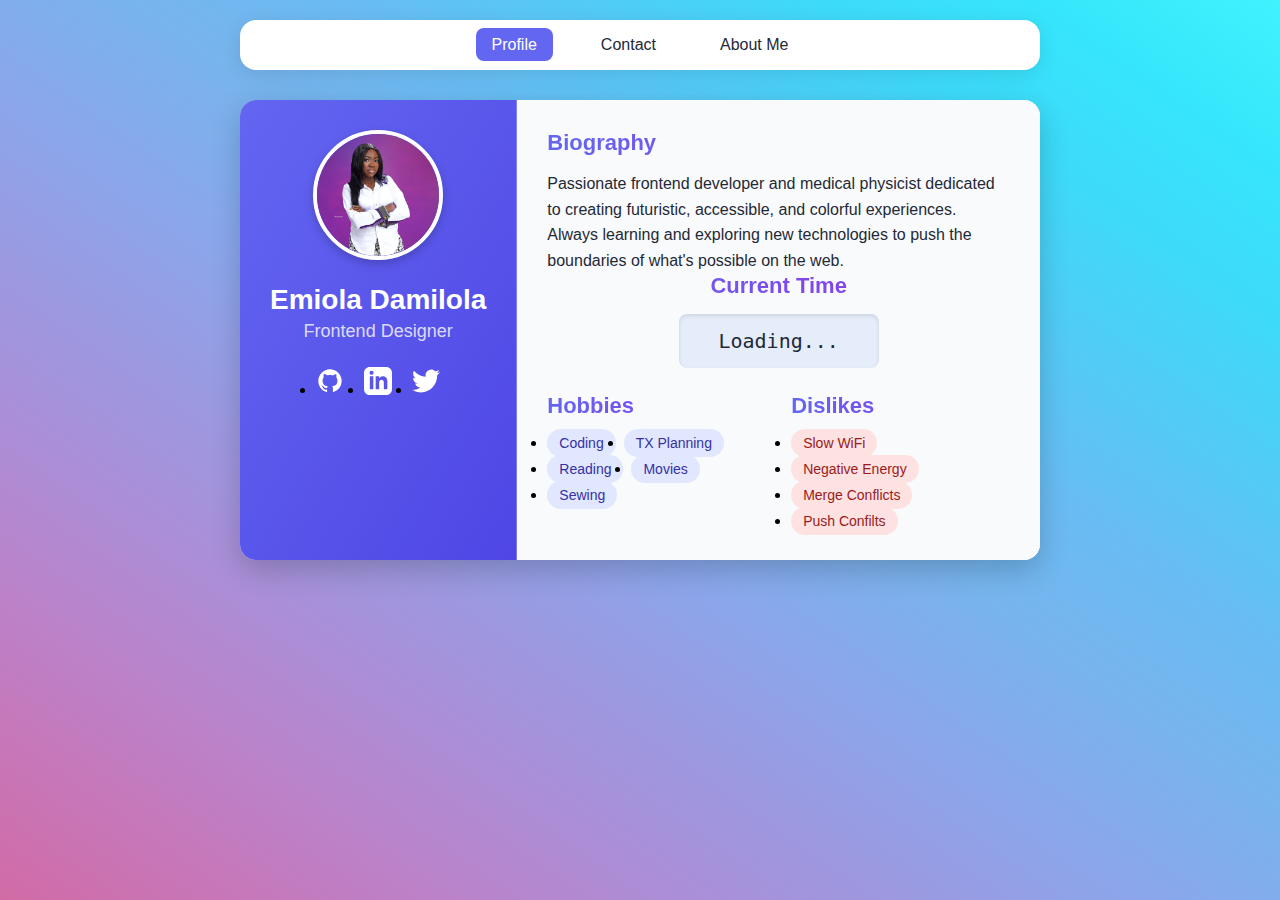
<file: Index.html>
<!DOCTYPE html>
<html lang="en">
<head>
    <meta charset="UTF-8">
    <meta name="viewport" content="width=device-width, initial-scale=1.0">
    <title>My Profile - Multi Page App</title>
    <link rel="stylesheet" href="Style.css">
</head>
<body>
    <!-- Navigation -->
    <nav class="nav-container">
        <ul class="nav-menu">
            <li><a href="#" class="nav-link active" data-page="profile">Profile</a></li>
            <li><a href="Contact" class="nav-link" data-page="contact">Contact</a></li>
            <li><a href="About.html" class="nav-link" data-page="about">About Me</a></li>
        </ul>
    </nav>
    <!-- Profile Page -->
    <main class="page-container active" id="profile-page">
        <article data-testid="test-profile-card" class="card">
            <div class="card-content">
                <!-- Left Section: Avatar and Social Links -->
                <div class="left-section">
                    <!-- Avatar Image -->
                    <figure>
                        <img data-testid="test-user-avatar"
                             class="avatar"
                             src="20251018_155743.jpg"
                             alt="Profile avatar for Emiola Damilola">
                    </figure>

                    <!-- Name (Header) -->
                    <header>
                        <h2 data-testid="test-user-name" class="name">
                            Emiola Damilola
                        </h2>
                        <p class="title">Frontend Designer</p>
                    </header>

                    <!-- Social Links -->
                    <nav>
                        <ul data-testid="test-user-social-links" class="social-links">
                            <li>
                                <a data-testid="test-user-social-github" href="https://github.com/DeeJayHemilee" target="_blank" rel="noopener noreferrer" class="social-link" aria-label="GitHub Profile">
                                    <svg class="social-icon" viewBox="0 0 24 24" fill="currentColor">
                                        <path fill-rule="evenodd" d="M12 2C6.477 2 2 6.477 2 12c0 4.418 2.865 8.168 6.839 9.492.5.092.682-.217.682-.482 0-.237-.009-.868-.014-1.703-2.782.605-3.369-1.343-3.369-1.343-.454-1.158-1.11-1.466-1.11-1.466-.908-.62.069-.608.069-.608 1.003.07 1.531 1.032 1.531 1.032.892 1.53 2.341 1.088 2.91.832.092-.647.35-1.088.636-1.338-2.22-.253-4.555-1.113-4.555-4.951 0-1.093.39-1.988 1.031-2.688-.103-.253-.446-1.272.098-2.65 0 0 .84-.27 2.75 1.026A9.564 9.564 0 0112 6.844c.85.004 1.705.115 2.504.337 1.909-1.296 2.747-1.027 2.747-1.027.546 1.379.203 2.398.1 2.651.64.7 1.028 1.595 1.028 2.688 0 3.848-2.338 4.695-4.566 4.943.359.309.678.92.678 1.855 0 1.338-.012 2.419-.012 2.747 0 .268.18.58.688.482A10.001 10.001 0 0022 12c0-5.523-4.477-10-10-10z" clip-rule="evenodd" />
                                    </svg>
                                </a>
                            </li>
                            <li>
                               <a data-testid="test-user-social-linkedin" href="https://www.linkedin.com/in/damilolaemiola" target="_blank" rel="noopener noreferrer" class="social-link" aria-label="LinkedIn Profile">
                                    <svg class="social-icon" viewBox="0 0 24 24" fill="currentColor">
                                        <path d="M19 0h-14c-2.761 0-5 2.239-5 5v14c0 2.761 2.239 5 5 5h14c2.762 0 5-2.239 5-5v-14c0-2.761-2.238-5-5-5zm-11 19h-3v-11h3v11zm-1.5-12.268c-.966 0-1.75-.79-1.75-1.764s.784-1.764 1.75-1.764 1.75.79 1.75 1.764-.783 1.764-1.75 1.764zm13.5 12.268h-3v-5.604c0-3.368-4-3.113-4 0v5.604h-3v-11h3v1.765c1.396-2.586 7-2.777 7 2.476v6.759z"/>
                                    </svg>
                                </a>
                            </li>
                            <li>
                               <a data-testid="test-user-social-twitter" href="https://x.com/Deejayhemilee?s=09" target="_blank" rel="noopener noreferrer" class="social-link" aria-label="Twitter Profile">
                                    <svg class="social-icon" viewBox="0 0 24 24" fill="currentColor">
                                        <path d="M23.953 4.57a10 10 0 01-2.825.775 4.958 4.958 0 002.163-2.723c-.951.555-2.005.959-3.127 1.184a4.92 4.92 0 00-8.384 4.482C7.69 8.095 4.067 6.13 1.64 3.162a4.822 4.822 0 00-.666 2.475c0 1.71.87 3.213 2.188 4.096a4.904 4.904 0 01-2.228-.616v.06a4.923 4.923 0 003.946 4.827 4.996 4.996 0 01-2.212.085 4.936 4.936 0 004.604 3.417 9.867 9.867 0 01-6.102 2.105c-.39 0-.779-.023-1.17-.067a13.995 13.995 0 007.557 2.209c9.053 0 13.998-7.496 13.998-13.985 0-.21 0-.42-.015-.63A9.935 9.935 0 0024 4.59z"/>
                                    </svg>
                                </a>
                            </li>
                        </ul>
                    </nav>
                </div>

                
                
                <!-- Right Section: Bio, Time, Hobbies, Dislikes -->
                <div class="right-section">
                    <!-- Biography -->
                    <section aria-labelledby="bio-heading">
                        <h3 id="bio-heading" class="section-title">Biography</h3>
                        <p data-testid="test-user-bio" class="bio">
                            Passionate frontend developer and medical physicist dedicated to creating futuristic, accessible, and colorful experiences. Always learning and exploring new technologies to push the boundaries of what's possible on the web.                        </p>
                    </section>
                    
                    <!-- Current Time -->
                    <section class="time-container" aria-labelledby="time-heading">
                         <h3 id="time-heading" class="section-title">Current Time</h3>
                         <p data-testid="test-user-time" class="time">
                            <!-- Time in milliseconds will be injected here by JavaScript -->
                            Loading...
                         </p>
                    </section>

                    <div class="hobbies-dislikes">
                        <!-- Hobbies -->
                        <section aria-labelledby="hobbies-heading">
                            <h3 id="hobbies-heading" class="section-title">Hobbies</h3>
                            <ul data-testid="test-user-hobbies" class="tags">
                               <li><span class="tag hobby-tag">Coding</span></li>
                               <li><span class="tag hobby-tag">TX Planning</span></li>
                               <li><span class="tag hobby-tag">Reading</span></li>
                               <li><span class="tag hobby-tag">Movies</span></li>
                               <li><span class="tag hobby-tag">Sewing</span></li>
                            </ul>
                        </section>

                        <!-- Dislikes -->
                        <section aria-labelledby="dislikes-heading">
                            <h3 id="dislikes-heading" class="section-title">Dislikes</h3>
                            <ul data-testid="test-user-dislikes" class="tags">
                               <li><span class="tag dislike-tag">Slow WiFi</span></li>
                               <li><span class="tag dislike-tag">Negative Energy</span></li>
                               <li><span class="tag dislike-tag">Merge Conflicts</span></li>
                               <li><span class="tag dislike-tag">Push Confilts</span></li>
                            </ul>
                        </section>
                    </div>
                </div>
            </div>
        </article>                   
    </main>

    <script>
        // Navigation functionality
        document.addEventListener('DOMContentLoaded', function() {
            const navLinks = document.querySelectorAll('.nav-link');
            const pages = document.querySelectorAll('.page-container');
            
            // Set up navigation
            navLinks.forEach(link => {
                link.addEventListener('click', function(e) {
                    e.preventDefault();
                    
                    // Remove active class from all links and pages
                    navLinks.forEach(l => l.classList.remove('active'));
                    pages.forEach(page => page.classList.remove('active'));
                    
                    // Add active class to clicked link and corresponding page
                    this.classList.add('active');
                    const pageId = this.getAttribute('data-page') + '-page';
                    document.getElementById(pageId).classList.add('active');
                });
            });


        
            // Contact form validation
            const contactForm = document.getElementById('contact-form');
            if (contactForm) {
                const inputs = contactForm.querySelectorAll('input, textarea');
                const successMessage = contactForm.querySelector('.success-message');
                
                // Real-time validation
                inputs.forEach(input => {
                    input.addEventListener('blur', validateField);
                    input.addEventListener('input', clearError);
                });
                
                // Form submission
                contactForm.addEventListener('submit', function(e) {
                    e.preventDefault();
                    
                    let isValid = true;
                    inputs.forEach(input => {
                        if (!validateField.call(input)) {
                            isValid = false;
                        }
                    });
                    
                    if (isValid) {
                        successMessage.classList.add('show');
                        contactForm.reset();
                        setTimeout(() => {
                            successMessage.classList.remove('show');
                        }, 5000);
                    }
                });
                
                function validateField() {
                    const field = this;
                    const errorElement = document.getElementById(field.id + '-error');
                    
                    // Clear previous error
                    field.classList.remove('error');
                    errorElement.classList.remove('show');
                    
                    // Check required fields
                    if (field.value.trim() === '') {
                        showError(field, errorElement, 'This field is required');
                        return false;
                    }
                    
                    // Email validation
                    if (field.type === 'email' && !isValidEmail(field.value)) {
                        showError(field, errorElement, 'Please enter a valid email address');
                        return false;
                    }
                    
                    // Message length validation
                    if (field.id === 'message' && field.value.trim().length < 10) {
                        showError(field, errorElement, 'Message must be at least 10 characters long');
                        return false;
                    }
                    
                    return true;
                }
                
                function showError(field, errorElement, message) {
                    field.classList.add('error');
                    errorElement.textContent = message;
                    errorElement.classList.add('show');
                }
                
                function clearError() {
                    this.classList.remove('error');
                    const errorElement = document.getElementById(this.id + '-error');
                    errorElement.classList.remove('show');
                }
                
                function isValidEmail(email) {
                    const emailRegex = /^[^\s@]+@[^\s@]+\.[^\s@]+$/;
                    return emailRegex.test(email);
                }
            }
        });
    </script>
</body>
</html>
</file>
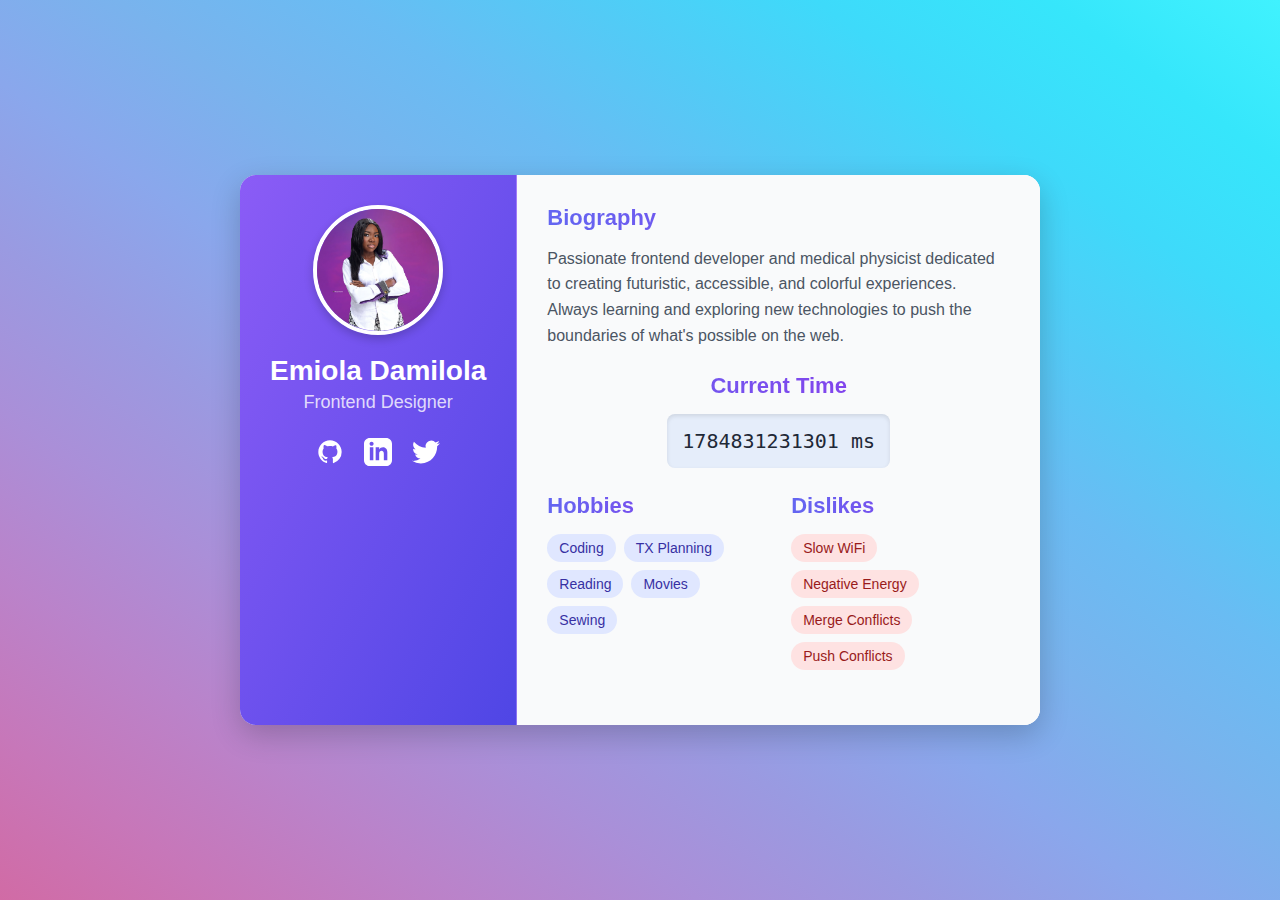
<file: First-Index#.html>
<!DOCTYPE html>
<html lang="en">
<head>
    <meta charset="UTF-8">
    <meta name="viewport" content="width=device-width, initial-scale=1.0">
    <title>My Profile Card</title>
    <style>
        * {
            margin: 0;
            padding: 0;
            box-sizing: border-box;
            font-family: Arial, sans-serif;
        }

        body {
            background: linear-gradient(to right top, #d16ba5, #c777b9, #ba83ca, #aa8fd8, #9a9ae1, #8aa7ec, #79b3ed, #69bcf3, #52cbf6, #3edafa, #36e6fb, #40f2fe);
            min-height: 100vh;
            display: flex;
            align-items: center;
            justify-content: center;
            padding: 20px;
        }

        .card {
            background: white;
            border-radius: 16px;
            box-shadow: 0 10px 30px rgba(0, 0, 0, 0.2);
            max-width: 800px;
            width: 100%;
            overflow: hidden;
            transition: transform 0.3s;
        }

        .card:hover {
            transform: scale(1.01);
        }

        .card-content {
            display: flex;
            flex-direction: column;
        }

        @media (min-width: 768px) {
            .card-content {
                flex-direction: row;
            }
        }

        .left-section {
            background: linear-gradient(to bottom right, #8b5cf6, #4f46e5);
            padding: 30px;
            display: flex;
            flex-direction: column;
            align-items: center;
            text-align: center;
            border-bottom: 1px solid rgba(255, 255, 255, 0.2);
        }

        @media (min-width: 768px) {
            .left-section {
                border-bottom: none;
                border-right: 1px solid rgba(255, 255, 255, 0.2);
            }
        }

        .avatar {
            width: 130px;
            height: 130px;
            border-radius: 50%;
            object-fit: cover;
            border: 4px solid white;
            box-shadow: 0 4px 10px rgba(0, 0, 0, 0.2);
            margin-bottom: 20px;
        }

        .name {
            color: white;
            font-size: 28px;
            font-weight: bold;
            margin-bottom: 5px;
        }

        .title {
            color: rgba(255, 255, 255, 0.8);
            font-size: 18px;
            font-weight: 500;
        }

        .social-links {
            display: flex;
            gap: 20px;
            margin-top: 25px;
        }

        .social-link {
            color: white;
            text-decoration: none;
            transition: all 0.3s;
            display: flex;
            align-items: center;
            justify-content: center;
        }

        .social-link:hover {
            color: rgba(255, 255, 255, 0.7);
            transform: scale(1.1);
        }

        .social-icon {
            width: 28px;
            height: 28px;
        }

        .right-section {
            padding: 30px;
            background: #f9fafb;
            flex: 1;
        }

        .section {
            margin-bottom: 25px;
        }

        .section-title {
            font-size: 22px;
            font-weight: bold;
            margin-bottom: 15px;
            background: linear-gradient(to right, #6366f1, #9333ea);
            -webkit-background-clip: text;
            -webkit-text-fill-color: transparent;
            background-clip: text;
        }

        .bio {
            color: #4b5563;
            line-height: 1.6;
            font-size: 16px;
        }

        .time-container {
            text-align: center;
            margin-bottom: 25px;
        }

        .time {
            background: rgba(59, 130, 246, 0.1);
            padding: 15px;
            border-radius: 8px;
            font-family: monospace;
            font-size: 20px;
            color: #1f2937;
            display: inline-block;
            min-width: 150px;
            box-shadow: inset 0 2px 4px rgba(0, 0, 0, 0.1);
        }

        .hobbies-dislikes {
            display: grid;
            grid-template-columns: 1fr;
            gap: 25px;
        }

        @media (min-width: 640px) {
            .hobbies-dislikes {
                grid-template-columns: 1fr 1fr;
            }
        }

        .tags {
            display: flex;
            flex-wrap: wrap;
            gap: 8px;
        }

        .tag {
            padding: 6px 12px;
            border-radius: 20px;
            font-size: 14px;
            font-weight: 500;
        }

        .hobby-tag {
            background: #e0e7ff;
            color: #3730a3;
        }

        .dislike-tag {
            background: #fee2e2;
            color: #991b1b;
        }
    </style>
</head>
<body>
    <div class="card">
        <div class="card-content">
            <!-- Left Section: Avatar and Social Links -->
            <div class="left-section">
                <img class="avatar" src="20251018_155743.jpg" alt="Profile avatar for Damilola Emiola">
                
                <h2 class="name">Emiola Damilola</h2>
                <p class="title">Frontend Designer</p>
                
                <div class="social-links">
                    <a href="https://github.com/DeeJayHemilee" target="_blank" class="social-link" aria-label="GitHub Profile">
                        <svg class="social-icon" viewBox="0 0 24 24" fill="currentColor">
                            <path fill-rule="evenodd" d="M12 2C6.477 2 2 6.477 2 12c0 4.418 2.865 8.168 6.839 9.492.5.092.682-.217.682-.482 0-.237-.009-.868-.014-1.703-2.782.605-3.369-1.343-3.369-1.343-.454-1.158-1.11-1.466-1.11-1.466-.908-.62.069-.608.069-.608 1.003.07 1.531 1.032 1.531 1.032.892 1.53 2.341 1.088 2.91.832.092-.647.35-1.088.636-1.338-2.22-.253-4.555-1.113-4.555-4.951 0-1.093.39-1.988 1.031-2.688-.103-.253-.446-1.272.098-2.65 0 0 .84-.27 2.75 1.026A9.564 9.564 0 0112 6.844c.85.004 1.705.115 2.504.337 1.909-1.296 2.747-1.027 2.747-1.027.546 1.379.203 2.398.1 2.651.64.7 1.028 1.595 1.028 2.688 0 3.848-2.338 4.695-4.566 4.943.359.309.678.92.678 1.855 0 1.338-.012 2.419-.012 2.747 0 .268.18.58.688.482A10.001 10.001 0 0022 12c0-5.523-4.477-10-10-10z" clip-rule="evenodd" />
                        </svg>
                    </a>
                    <a href="https://www.linkedin.com/in/damilolaemiola" target="_blank" class="social-link" aria-label="LinkedIn Profile">
                        <svg class="social-icon" viewBox="0 0 24 24" fill="currentColor">
                            <path d="M19 0h-14c-2.761 0-5 2.239-5 5v14c0 2.761 2.239 5 5 5h14c2.762 0 5-2.239 5-5v-14c0-2.761-2.238-5-5-5zm-11 19h-3v-11h3v11zm-1.5-12.268c-.966 0-1.75-.79-1.75-1.764s.784-1.764 1.75-1.764 1.75.79 1.75 1.764-.783 1.764-1.75 1.764zm13.5 12.268h-3v-5.604c0-3.368-4-3.113-4 0v5.604h-3v-11h3v1.765c1.396-2.586 7-2.777 7 2.476v6.759z"/>
                        </svg>
                    </a>
                    <a href="https://x.com/Deejayhemilee?s=09" target="_blank" class="social-link" aria-label="Twitter Profile">
                        <svg class="social-icon" viewBox="0 0 24 24" fill="currentColor">
                            <path d="M23.953 4.57a10 10 0 01-2.825.775 4.958 4.958 0 002.163-2.723c-.951.555-2.005.959-3.127 1.184a4.92 4.92 0 00-8.384 4.482C7.69 8.095 4.067 6.13 1.64 3.162a4.822 4.822 0 00-.666 2.475c0 1.71.87 3.213 2.188 4.096a4.904 4.904 0 01-2.228-.616v.06a4.923 4.923 0 003.946 4.827 4.996 4.996 0 01-2.212.085 4.936 4.936 0 004.604 3.417 9.867 9.867 0 01-6.102 2.105c-.39 0-.779-.023-1.17-.067a13.995 13.995 0 007.557 2.209c9.053 0 13.998-7.496 13.998-13.985 0-.21 0-.42-.015-.63A9.935 9.935 0 0024 4.59z"/>
                        </svg>
                    </a>
                </div>
            </div>
            
            <!-- Right Section: Bio, Time, Hobbies, Dislikes -->
            <div class="right-section">
                <!-- Biography -->
                <div class="section">
                    <h3 class="section-title">Biography</h3>
                    <p class="bio">
                        Passionate frontend developer and medical physicist dedicated to creating futuristic, accessible, and colorful experiences. Always learning and exploring new technologies to push the boundaries of what's possible on the web.
                    </p>
                </div>
                
                <!-- Current Time -->
                <section class="time-container" aria-labelledby="time-heading">
                     <h3 id="time-heading" class="section-title">Current Time</h3>
                     <p data-testid="test-user-time" class="time">
                        <!-- Time in milliseconds will be injected here by JavaScript -->
                        Loading...
                     </p>
                </section>

                <div class="hobbies-dislikes">
                    <!-- Hobbies -->
                    <div class="section">
                        <h3 class="section-title">Hobbies</h3>
                        <div class="tags">
                            <span class="tag hobby-tag">Coding</span>
                            <span class="tag hobby-tag">TX Planning</span>
                            <span class="tag hobby-tag">Reading</span>
                            <span class="tag hobby-tag">Movies</span>
                            <span class="tag hobby-tag">Sewing</span>
                        </div>
                    </div>

                    <!-- Dislikes -->
                    <div class="section">
                        <h3 class="section-title">Dislikes</h3>
                        <div class="tags">
                            <span class="tag dislike-tag">Slow WiFi</span>
                            <span class="tag dislike-tag">Negative Energy</span>
                            <span class="tag dislike-tag">Merge Conflicts</span>
                            <span class="tag dislike-tag">Push Conflicts</span>
                        </div>
                    </div>
                </div>
            </div>
        </div>
    </div>

        <script>
        // JavaScript to update the current time in milliseconds
        document.addEventListener('DOMContentLoaded', () => {
            const timeElement = document.querySelector('[data-testid="test-user-time"]');

            if (timeElement) {
                // Function to update the time in milliseconds
                const updateTime = () => {
                    const currentTimeMillis = Date.now();
                    timeElement.textContent = currentTimeMillis + ' ms';
                };

                // Update the time immediately on load
                updateTime();

                // Update every 100ms for better accuracy
                setInterval(updateTime, 100);
            }
        });
    </script>
</body>
</html>
</file>
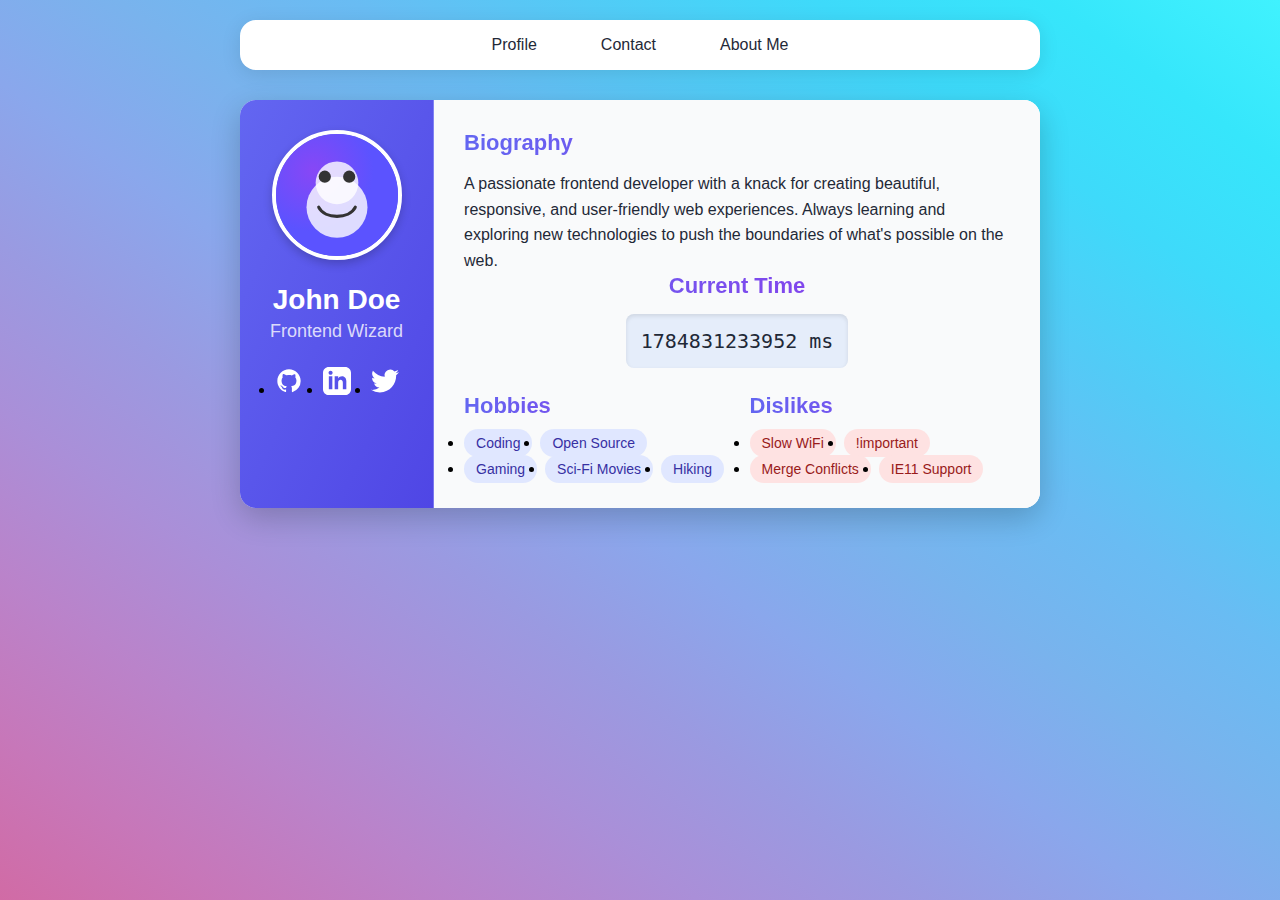
<file: Index2.html>
<!DOCTYPE html>
<html lang="en">
<head>
    <meta charset="UTF-8">
    <meta name="viewport" content="width=device-width, initial-scale=1.0">
    <title>My Profile</title>
    <link rel="stylesheet" href="Style.css">
</head>
<body>
    <!-- Navigation -->
    <nav class="nav-container">
        <ul class="nav-menu">
            <li><a href="index.html" class="nav-link">Profile</a></li>
            <li><a href="contact.html" class="nav-link">Contact</a></li>
            <li><a href="about.html" class="nav-link">About Me</a></li>
        </ul>
    </nav>

    <!-- Profile Page -->
    <main>
        <article data-testid="test-profile-card" class="card">
            <div class="card-content">
                <!-- Left Section: Avatar and Social Links -->
                <div class="left-section">
                    <!-- Avatar Image -->
                    <figure>
                        <img data-testid="test-user-avatar"
                             class="avatar"
                             src="[data-uri]"
                             alt="Profile avatar for John Doe">
                    </figure>

                    <!-- Name (Header) -->
                    <header>
                        <h2 data-testid="test-user-name" class="name">
                            John Doe
                        </h2>
                        <p class="title">Frontend Wizard</p>
                    </header>

                    <!-- Social Links -->
                    <nav>
                        <ul data-testid="test-user-social-links" class="social-links">
                            <li>
                                <a data-testid="test-user-social-github" href="https://github.com" target="_blank" rel="noopener noreferrer" class="social-link" aria-label="GitHub Profile">
                                    <svg class="social-icon" viewBox="0 0 24 24" fill="currentColor">
                                        <path fill-rule="evenodd" d="M12 2C6.477 2 2 6.477 2 12c0 4.418 2.865 8.168 6.839 9.492.5.092.682-.217.682-.482 0-.237-.009-.868-.014-1.703-2.782.605-3.369-1.343-3.369-1.343-.454-1.158-1.11-1.466-1.11-1.466-.908-.62.069-.608.069-.608 1.003.07 1.531 1.032 1.531 1.032.892 1.53 2.341 1.088 2.91.832.092-.647.35-1.088.636-1.338-2.22-.253-4.555-1.113-4.555-4.951 0-1.093.39-1.988 1.031-2.688-.103-.253-.446-1.272.098-2.65 0 0 .84-.27 2.75 1.026A9.564 9.564 0 0112 6.844c.85.004 1.705.115 2.504.337 1.909-1.296 2.747-1.027 2.747-1.027.546 1.379.203 2.398.1 2.651.64.7 1.028 1.595 1.028 2.688 0 3.848-2.338 4.695-4.566 4.943.359.309.678.92.678 1.855 0 1.338-.012 2.419-.012 2.747 0 .268.18.58.688.482A10.001 10.001 0 0022 12c0-5.523-4.477-10-10-10z" clip-rule="evenodd" />
                                    </svg>
                                </a>
                            </li>
                            <li>
                               <a data-testid="test-user-social-linkedin" href="https://linkedin.com" target="_blank" rel="noopener noreferrer" class="social-link" aria-label="LinkedIn Profile">
                                    <svg class="social-icon" viewBox="0 0 24 24" fill="currentColor">
                                        <path d="M19 0h-14c-2.761 0-5 2.239-5 5v14c0 2.761 2.239 5 5 5h14c2.762 0 5-2.239 5-5v-14c0-2.761-2.238-5-5-5zm-11 19h-3v-11h3v11zm-1.5-12.268c-.966 0-1.75-.79-1.75-1.764s.784-1.764 1.75-1.764 1.75.79 1.75 1.764-.783 1.764-1.75 1.764zm13.5 12.268h-3v-5.604c0-3.368-4-3.113-4 0v5.604h-3v-11h3v1.765c1.396-2.586 7-2.777 7 2.476v6.759z"/>
                                    </svg>
                                </a>
                            </li>
                            <li>
                               <a data-testid="test-user-social-twitter" href="https://twitter.com" target="_blank" rel="noopener noreferrer" class="social-link" aria-label="Twitter Profile">
                                    <svg class="social-icon" viewBox="0 0 24 24" fill="currentColor">
                                        <path d="M23.953 4.57a10 10 0 01-2.825.775 4.958 4.958 0 002.163-2.723c-.951.555-2.005.959-3.127 1.184a4.92 4.92 0 00-8.384 4.482C7.69 8.095 4.067 6.13 1.64 3.162a4.822 4.822 0 00-.666 2.475c0 1.71.87 3.213 2.188 4.096a4.904 4.904 0 01-2.228-.616v.06a4.923 4.923 0 003.946 4.827 4.996 4.996 0 01-2.212.085 4.936 4.936 0 004.604 3.417 9.867 9.867 0 01-6.102 2.105c-.39 0-.779-.023-1.17-.067a13.995 13.995 0 007.557 2.209c9.053 0 13.998-7.496 13.998-13.985 0-.21 0-.42-.015-.63A9.935 9.935 0 0024 4.59z"/>
                                    </svg>
                                </a>
                            </li>
                        </ul>
                    </nav>
                </div>
                
                <!-- Right Section: Bio, Time, Hobbies, Dislikes -->
                <div class="right-section">
                    <!-- Biography -->
                    <section aria-labelledby="bio-heading">
                        <h3 id="bio-heading" class="section-title">Biography</h3>
                        <p data-testid="test-user-bio" class="bio">
                            A passionate frontend developer with a knack for creating beautiful, responsive, and user-friendly web experiences. Always learning and exploring new technologies to push the boundaries of what's possible on the web.
                        </p>
                    </section>
                    
                    <!-- Current Time -->
                    <section class="time-container" aria-labelledby="time-heading">
                         <h3 id="time-heading" class="section-title">Current Time</h3>
                         <p data-testid="test-user-time" class="time">
                            Loading...
                         </p>
                    </section>

                    <div class="hobbies-dislikes">
                        <!-- Hobbies -->
                        <section aria-labelledby="hobbies-heading">
                            <h3 id="hobbies-heading" class="section-title">Hobbies</h3>
                            <ul data-testid="test-user-hobbies" class="tags">
                               <li><span class="tag hobby-tag">Coding</span></li>
                               <li><span class="tag hobby-tag">Open Source</span></li>
                               <li><span class="tag hobby-tag">Gaming</span></li>
                               <li><span class="tag hobby-tag">Sci-Fi Movies</span></li>
                               <li><span class="tag hobby-tag">Hiking</span></li>
                            </ul>
                        </section>

                        <!-- Dislikes -->
                        <section aria-labelledby="dislikes-heading">
                            <h3 id="dislikes-heading" class="section-title">Dislikes</h3>
                            <ul data-testid="test-user-dislikes" class="tags">
                               <li><span class="tag dislike-tag">Slow WiFi</span></li>
                               <li><span class="tag dislike-tag">!important</span></li>
                               <li><span class="tag dislike-tag">Merge Conflicts</span></li>
                               <li><span class="tag dislike-tag">IE11 Support</span></li>
                            </ul>
                        </section>
                    </div>
                </div>
            </div>
        </article>
    </main>

    <script src="App.js"></script>
</body>
</html>
</file>
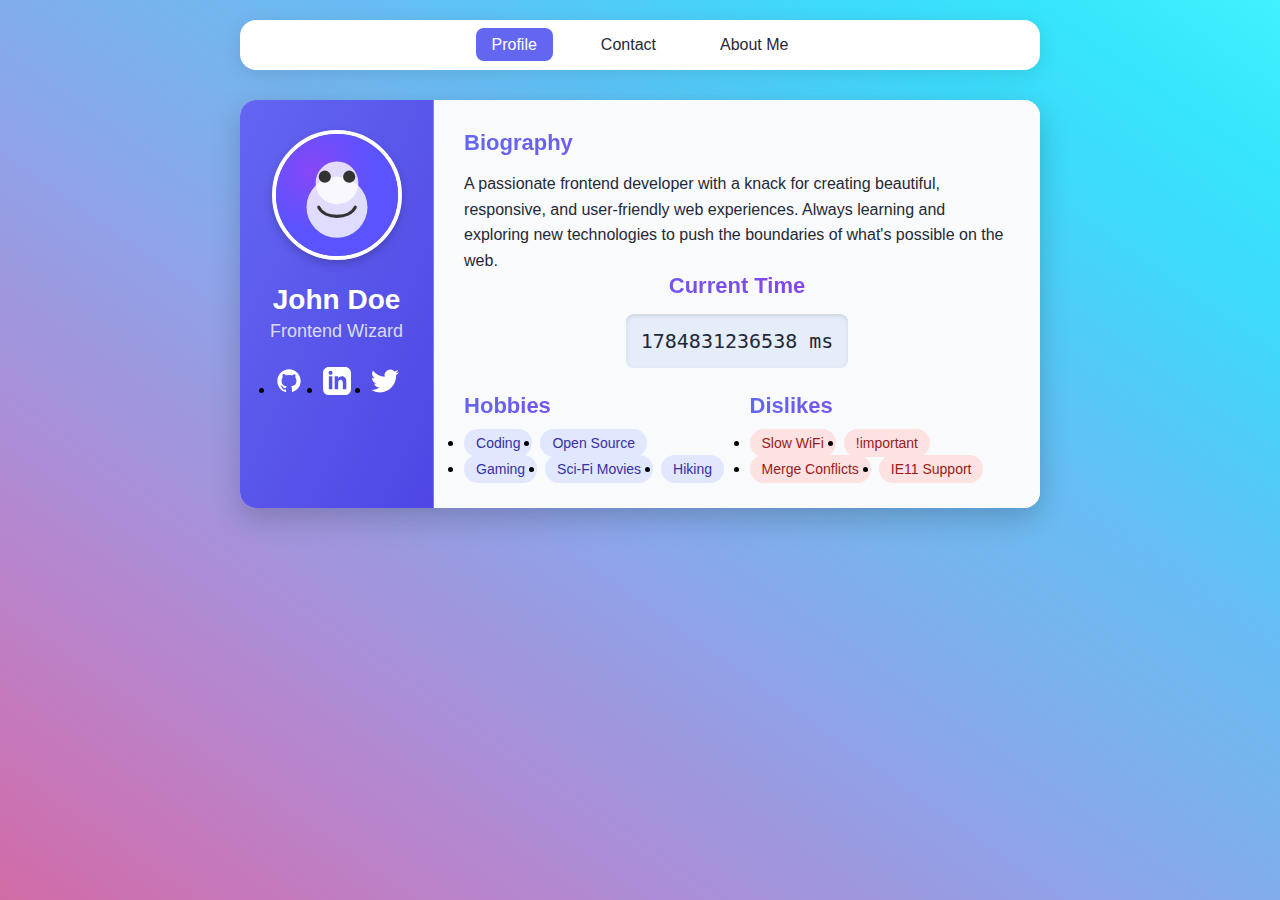
<file: Xtra.html>
<!DOCTYPE html>
<html lang="en">
<head>
    <meta charset="UTF-8">
    <meta name="viewport" content="width=device-width, initial-scale=1.0">
    <title>My Profile - Multi Page App</title>
    <style>
        * {
            margin: 0;
            padding: 0;
            box-sizing: border-box;
            font-family: Arial, sans-serif;
        }

        :root {
            --primary: #6366f1;
            --primary-dark: #4f46e5;
            --secondary: #9333ea;
            --accent: #3b82f6;
            --text: #1f2937;
            --text-light: #6b7280;
            --background: #f9fafb;
            --white: #ffffff;
            --error: #dc2626;
            --success: #16a34a;
        }

        body {
            background: linear-gradient(to right top, #d16ba5, #c777b9, #ba83ca, #aa8fd8, #9a9ae1, #8aa7ec, #79b3ed, #69bcf3, #52cbf6, #3edafa, #36e6fb, #40f2fe);
            min-height: 100vh;
            padding: 20px;
        }

        /* Navigation */
        .nav-container {
            max-width: 800px;
            margin: 0 auto 30px;
            background: var(--white);
            border-radius: 16px;
            box-shadow: 0 4px 20px rgba(0, 0, 0, 0.1);
            padding: 1rem;
        }

        .nav-menu {
            display: flex;
            justify-content: center;
            gap: 2rem;
            list-style: none;
        }

        .nav-link {
            text-decoration: none;
            color: var(--text);
            font-weight: 500;
            padding: 0.5rem 1rem;
            border-radius: 8px;
            transition: all 0.3s;
        }

        .nav-link:hover,
        .nav-link.active {
            background: var(--primary);
            color: var(--white);
        }

        /* Page Container */
        .page-container {
            max-width: 800px;
            margin: 0 auto;
            display: none;
        }

        .page-container.active {
            display: block;
        }

        /* Card Styles */
        .card {
            background: var(--white);
            border-radius: 16px;
            box-shadow: 0 10px 30px rgba(0, 0, 0, 0.2);
            overflow: hidden;
            transition: transform 0.3s;
        }

        .card:hover {
            transform: scale(1.01);
        }

        .card-content {
            display: flex;
            flex-direction: column;
        }

        @media (min-width: 768px) {
            .card-content {
                flex-direction: row;
            }
        }

        /* Profile Page Styles */
        .left-section {
            background: linear-gradient(to bottom right, var(--primary), var(--primary-dark));
            padding: 30px;
            display: flex;
            flex-direction: column;
            align-items: center;
            text-align: center;
            border-bottom: 1px solid rgba(255, 255, 255, 0.2);
        }

        @media (min-width: 768px) {
            .left-section {
                border-bottom: none;
                border-right: 1px solid rgba(255, 255, 255, 0.2);
            }
        }

        .avatar {
            width: 130px;
            height: 130px;
            border-radius: 50%;
            object-fit: cover;
            border: 4px solid var(--white);
            box-shadow: 0 4px 10px rgba(0, 0, 0, 0.2);
            margin-bottom: 20px;
        }

        .name {
            color: var(--white);
            font-size: 28px;
            font-weight: bold;
            margin-bottom: 5px;
        }

        .title {
            color: rgba(255, 255, 255, 0.8);
            font-size: 18px;
            font-weight: 500;
        }

        .social-links {
            display: flex;
            gap: 20px;
            margin-top: 25px;
        }

        .social-link {
            color: var(--white);
            text-decoration: none;
            transition: all 0.3s;
            display: flex;
            align-items: center;
            justify-content: center;
        }

        .social-link:hover {
            color: rgba(255, 255, 255, 0.7);
            transform: scale(1.1);
        }

        .social-icon {
            width: 28px;
            height: 28px;
        }

        .right-section {
            padding: 30px;
            background: var(--background);
            flex: 1;
        }

        .section {
            margin-bottom: 25px;
        }

        .section-title {
            font-size: 22px;
            font-weight: bold;
            margin-bottom: 15px;
            background: linear-gradient(to right, var(--primary), var(--secondary));
            -webkit-background-clip: text;
            -webkit-text-fill-color: transparent;
            background-clip: text;
        }

        .bio {
            color: var(--text);
            line-height: 1.6;
            font-size: 16px;
        }

        .time-container {
            text-align: center;
            margin-bottom: 25px;
        }

        .time {
            background: rgba(59, 130, 246, 0.1);
            padding: 15px;
            border-radius: 8px;
            font-family: monospace;
            font-size: 20px;
            color: var(--text);
            display: inline-block;
            min-width: 200px;
            box-shadow: inset 0 2px 4px rgba(0, 0, 0, 0.1);
        }

        .hobbies-dislikes {
            display: grid;
            grid-template-columns: 1fr;
            gap: 25px;
        }

        @media (min-width: 640px) {
            .hobbies-dislikes {
                grid-template-columns: 1fr 1fr;
            }
        }

        .tags {
            display: flex;
            flex-wrap: wrap;
            gap: 8px;
        }

        .tag {
            padding: 6px 12px;
            border-radius: 20px;
            font-size: 14px;
            font-weight: 500;
        }

        .hobby-tag {
            background: #e0e7ff;
            color: #3730a3;
        }

        .dislike-tag {
            background: #fee2e2;
            color: #991b1b;
        }

        /* Contact Form Styles */
        .form-container {
            padding: 30px;
        }

        .form-group {
            margin-bottom: 20px;
        }

        .form-label {
            display: block;
            margin-bottom: 8px;
            font-weight: 500;
            color: var(--text);
        }

        .form-input,
        .form-textarea {
            width: 100%;
            padding: 12px;
            border: 2px solid #e5e7eb;
            border-radius: 8px;
            font-size: 16px;
            transition: border-color 0.3s;
        }

        .form-input:focus,
        .form-textarea:focus {
            outline: none;
            border-color: var(--primary);
        }

        .form-input.error,
        .form-textarea.error {
            border-color: var(--error);
        }

        .error-message {
            color: var(--error);
            font-size: 14px;
            margin-top: 5px;
            display: none;
        }

        .error-message.show {
            display: block;
        }

        .submit-btn {
            background: linear-gradient(to right, var(--primary), var(--secondary));
            color: var(--white);
            border: none;
            padding: 12px 30px;
            border-radius: 8px;
            font-size: 16px;
            font-weight: 500;
            cursor: pointer;
            transition: transform 0.3s;
        }

        .submit-btn:hover {
            transform: translateY(-2px);
        }

        .submit-btn:disabled {
            opacity: 0.6;
            cursor: not-allowed;
            transform: none;
        }

        .success-message {
            background: #dcfce7;
            color: var(--success);
            padding: 15px;
            border-radius: 8px;
            margin-top: 20px;
            display: none;
        }

        .success-message.show {
            display: block;
        }

        /* About Page Styles */
        .about-section {
            margin-bottom: 30px;
            padding: 20px;
            background: var(--white);
            border-radius: 12px;
            box-shadow: 0 2px 10px rgba(0, 0, 0, 0.1);
        }

        .about-section h2 {
            color: var(--primary);
            margin-bottom: 15px;
            font-size: 1.5rem;
        }

        .about-section p {
            line-height: 1.6;
            color: var(--text);
            margin-bottom: 10px;
        }

        .about-section ul {
            margin-left: 20px;
            margin-bottom: 15px;
        }

        .about-section li {
            margin-bottom: 8px;
            line-height: 1.5;
        }

        /* Focus styles for accessibility */
        a:focus-visible,
        button:focus-visible,
        input:focus-visible,
        textarea:focus-visible {
            outline: 2px solid var(--primary);
            outline-offset: 2px;
            border-radius: 4px;
        }
    </style>
</head>
<body>
    <!-- Navigation -->
    <nav class="nav-container">
        <ul class="nav-menu">
            <li><a href="#" class="nav-link active" data-page="profile">Profile</a></li>
            <li><a href="#" class="nav-link" data-page="contact">Contact</a></li>
            <li><a href="#" class="nav-link" data-page="about">About Me</a></li>
        </ul>
    </nav>

    <!-- Profile Page -->
    <main class="page-container active" id="profile-page">
        <article data-testid="test-profile-card" class="card">
            <div class="card-content">
                <!-- Left Section: Avatar and Social Links -->
                <div class="left-section">
                    <!-- Avatar Image -->
                    <figure>
                        <img data-testid="test-user-avatar"
                             class="avatar"
                             src="[data-uri]"
                             alt="Profile avatar for John Doe">
                    </figure>

                    <!-- Name (Header) -->
                    <header>
                        <h2 data-testid="test-user-name" class="name">
                            John Doe
                        </h2>
                        <p class="title">Frontend Wizard</p>
                    </header>

                    <!-- Social Links -->
                    <nav>
                        <ul data-testid="test-user-social-links" class="social-links">
                            <li>
                                <a data-testid="test-user-social-github" href="https://github.com" target="_blank" rel="noopener noreferrer" class="social-link" aria-label="GitHub Profile">
                                    <svg class="social-icon" viewBox="0 0 24 24" fill="currentColor">
                                        <path fill-rule="evenodd" d="M12 2C6.477 2 2 6.477 2 12c0 4.418 2.865 8.168 6.839 9.492.5.092.682-.217.682-.482 0-.237-.009-.868-.014-1.703-2.782.605-3.369-1.343-3.369-1.343-.454-1.158-1.11-1.466-1.11-1.466-.908-.62.069-.608.069-.608 1.003.07 1.531 1.032 1.531 1.032.892 1.53 2.341 1.088 2.91.832.092-.647.35-1.088.636-1.338-2.22-.253-4.555-1.113-4.555-4.951 0-1.093.39-1.988 1.031-2.688-.103-.253-.446-1.272.098-2.65 0 0 .84-.27 2.75 1.026A9.564 9.564 0 0112 6.844c.85.004 1.705.115 2.504.337 1.909-1.296 2.747-1.027 2.747-1.027.546 1.379.203 2.398.1 2.651.64.7 1.028 1.595 1.028 2.688 0 3.848-2.338 4.695-4.566 4.943.359.309.678.92.678 1.855 0 1.338-.012 2.419-.012 2.747 0 .268.18.58.688.482A10.001 10.001 0 0022 12c0-5.523-4.477-10-10-10z" clip-rule="evenodd" />
                                    </svg>
                                </a>
                            </li>
                            <li>
                               <a data-testid="test-user-social-linkedin" href="https://linkedin.com" target="_blank" rel="noopener noreferrer" class="social-link" aria-label="LinkedIn Profile">
                                    <svg class="social-icon" viewBox="0 0 24 24" fill="currentColor">
                                        <path d="M19 0h-14c-2.761 0-5 2.239-5 5v14c0 2.761 2.239 5 5 5h14c2.762 0 5-2.239 5-5v-14c0-2.761-2.238-5-5-5zm-11 19h-3v-11h3v11zm-1.5-12.268c-.966 0-1.75-.79-1.75-1.764s.784-1.764 1.75-1.764 1.75.79 1.75 1.764-.783 1.764-1.75 1.764zm13.5 12.268h-3v-5.604c0-3.368-4-3.113-4 0v5.604h-3v-11h3v1.765c1.396-2.586 7-2.777 7 2.476v6.759z"/>
                                    </svg>
                                </a>
                            </li>
                            <li>
                               <a data-testid="test-user-social-twitter" href="https://twitter.com" target="_blank" rel="noopener noreferrer" class="social-link" aria-label="Twitter Profile">
                                    <svg class="social-icon" viewBox="0 0 24 24" fill="currentColor">
                                        <path d="M23.953 4.57a10 10 0 01-2.825.775 4.958 4.958 0 002.163-2.723c-.951.555-2.005.959-3.127 1.184a4.92 4.92 0 00-8.384 4.482C7.69 8.095 4.067 6.13 1.64 3.162a4.822 4.822 0 00-.666 2.475c0 1.71.87 3.213 2.188 4.096a4.904 4.904 0 01-2.228-.616v.06a4.923 4.923 0 003.946 4.827 4.996 4.996 0 01-2.212.085 4.936 4.936 0 004.604 3.417 9.867 9.867 0 01-6.102 2.105c-.39 0-.779-.023-1.17-.067a13.995 13.995 0 007.557 2.209c9.053 0 13.998-7.496 13.998-13.985 0-.21 0-.42-.015-.63A9.935 9.935 0 0024 4.59z"/>
                                    </svg>
                                </a>
                            </li>
                        </ul>
                    </nav>
                </div>
                
                <!-- Right Section: Bio, Time, Hobbies, Dislikes -->
                <div class="right-section">
                    <!-- Biography -->
                    <section aria-labelledby="bio-heading">
                        <h3 id="bio-heading" class="section-title">Biography</h3>
                        <p data-testid="test-user-bio" class="bio">
                            A passionate frontend developer with a knack for creating beautiful, responsive, and user-friendly web experiences. Always learning and exploring new technologies to push the boundaries of what's possible on the web.
                        </p>
                    </section>
                    
                    <!-- Current Time -->
                    <section class="time-container" aria-labelledby="time-heading">
                         <h3 id="time-heading" class="section-title">Current Time</h3>
                         <p data-testid="test-user-time" class="time">
                            <!-- Time in milliseconds will be injected here by JavaScript -->
                            Loading...
                         </p>
                    </section>

                    <div class="hobbies-dislikes">
                        <!-- Hobbies -->
                        <section aria-labelledby="hobbies-heading">
                            <h3 id="hobbies-heading" class="section-title">Hobbies</h3>
                            <ul data-testid="test-user-hobbies" class="tags">
                               <li><span class="tag hobby-tag">Coding</span></li>
                               <li><span class="tag hobby-tag">Open Source</span></li>
                               <li><span class="tag hobby-tag">Gaming</span></li>
                               <li><span class="tag hobby-tag">Sci-Fi Movies</span></li>
                               <li><span class="tag hobby-tag">Hiking</span></li>
                            </ul>
                        </section>

                        <!-- Dislikes -->
                        <section aria-labelledby="dislikes-heading">
                            <h3 id="dislikes-heading" class="section-title">Dislikes</h3>
                            <ul data-testid="test-user-dislikes" class="tags">
                               <li><span class="tag dislike-tag">Slow WiFi</span></li>
                               <li><span class="tag dislike-tag">!important</span></li>
                               <li><span class="tag dislike-tag">Merge Conflicts</span></li>
                               <li><span class="tag dislike-tag">IE11 Support</span></li>
                            </ul>
                        </section>
                    </div>
                </div>
            </div>
        </article>
    </main>

    <!-- Contact Page -->
    <main class="page-container" id="contact-page">
        <article class="card">
            <div class="form-container">
                <h1 class="section-title">Contact Us</h1>
                <form id="contact-form" novalidate>
                    <div class="form-group">
                        <label for="full-name" class="form-label">Full Name</label>
                        <input 
                            type="text" 
                            id="full-name" 
                            class="form-input" 
                            data-testid="test-contact-name"
                            aria-describedby="name-error"
                            required>
                        <div id="name-error" class="error-message" data-testid="test-contact-error-name">
                            Please enter your full name
                        </div>
                    </div>

                    <div class="form-group">
                        <label for="email" class="form-label">Email</label>
                        <input 
                            type="email" 
                            id="email" 
                            class="form-input" 
                            data-testid="test-contact-email"
                            aria-describedby="email-error"
                            required>
                        <div id="email-error" class="error-message" data-testid="test-contact-error-email">
                            Please enter a valid email address
                        </div>
                    </div>

                    <div class="form-group">
                        <label for="subject" class="form-label">Subject</label>
                        <input 
                            type="text" 
                            id="subject" 
                            class="form-input" 
                            data-testid="test-contact-subject"
                            aria-describedby="subject-error"
                            required>
                        <div id="subject-error" class="error-message" data-testid="test-contact-error-subject">
                            Please enter a subject
                        </div>
                    </div>

                    <div class="form-group">
                        <label for="message" class="form-label">Message</label>
                        <textarea 
                            id="message" 
                            class="form-textarea" 
                            rows="5"
                            data-testid="test-contact-message"
                            aria-describedby="message-error"
                            required></textarea>
                        <div id="message-error" class="error-message" data-testid="test-contact-error-message">
                            Message must be at least 10 characters long
                        </div>
                    </div>

                    <button 
                        type="submit" 
                        class="submit-btn"
                        data-testid="test-contact-submit">
                        Send Message
                    </button>

                    <div class="success-message" data-testid="test-contact-success">
                        Thank you for your message! We'll get back to you soon.
                    </div>
                </form>
            </div>
        </article>
    </main>

    <!-- About Page -->
    <main class="page-container" id="about-page" data-testid="test-about-page">
        <article class="card">
            <div class="right-section">
                <h1 class="section-title">About Me</h1>
                
                <section class="about-section" data-testid="test-about-bio">
                    <h2>My Journey</h2>
                    <p>I'm a passionate frontend developer with over 3 years of experience creating digital experiences that are both beautiful and functional. My journey began in university where I discovered my love for problem-solving through code.</p>
                    <p>Since then, I've worked on various projects ranging from small business websites to large-scale web applications, always focusing on creating accessible, performant, and user-friendly interfaces.</p>
                </section>

                <section class="about-section" data-testid="test-about-goals">
                    <h2>Goals in This Program</h2>
                    <p>My primary goals for participating in this program are:</p>
                    <ul>
                        <li>Master advanced React patterns and state management techniques</li>
                        <li>Improve my testing skills with comprehensive unit and integration tests</li>
                        <li>Learn best practices for building scalable and maintainable applications</li>
                        <li>Collaborate with other developers and learn from their experiences</li>
                        <li>Build a strong portfolio of projects that demonstrate my capabilities</li>
                    </ul>
                </section>

                <section class="about-section" data-testid="test-about-confidence">
                    <h2>Areas of Low Confidence</h2>
                    <p>While I'm comfortable with many aspects of frontend development, there are areas where I'd like to build more confidence:</p>
                    <ul>
                        <li><strong>Advanced CSS Architecture:</strong> Implementing complex design systems at scale</li>
                        <li><strong>Performance Optimization:</strong> Deep diving into bundle optimization and runtime performance</li>
                        <li><strong>Accessibility:</strong> Ensuring WCAG 2.1 AA compliance across all projects</li>
                        <li><strong>Backend Integration:</strong> Working more efficiently with API design and GraphQL</li>
                    </ul>
                </section>

                <section class="about-section" data-testid="test-about-future-note">
                    <h2>Note to Future Self</h2>
                    <p>Remember why you started this journey - because you love creating things that make people's lives better. Don't get discouraged by challenges; they're opportunities to grow.</p>
                    <p>Keep learning, stay curious, and never stop building. The tech landscape will always change, but your ability to adapt and learn will be your greatest asset.</p>
                    <p>Always prioritize clean code, good documentation, and helping others along the way.</p>
                </section>

                <section class="about-section" data-testid="test-about-extra">
                    <h2>Additional Thoughts</h2>
                    <p>I believe that great software is built not just with technical skills, but with empathy for the end user. Understanding their needs, frustrations, and goals is what separates good products from great ones.</p>
                    <p>I'm excited to continue growing as a developer and contributing to projects that have a positive impact. The opportunity to learn from experienced mentors and collaborate with passionate peers is incredibly valuable.</p>
                    <p>Looking forward to the challenges and growth opportunities this program will bring!</p>
                </section>
            </div>
        </article>
    </main>

    <script>
        // Navigation functionality
        document.addEventListener('DOMContentLoaded', function() {
            const navLinks = document.querySelectorAll('.nav-link');
            const pages = document.querySelectorAll('.page-container');
            
            // Set up navigation
            navLinks.forEach(link => {
                link.addEventListener('click', function(e) {
                    e.preventDefault();
                    
                    // Remove active class from all links and pages
                    navLinks.forEach(l => l.classList.remove('active'));
                    pages.forEach(page => page.classList.remove('active'));
                    
                    // Add active class to clicked link and corresponding page
                    this.classList.add('active');
                    const pageId = this.getAttribute('data-page') + '-page';
                    document.getElementById(pageId).classList.add('active');
                });
            });

            // Time functionality for profile page
            const timeElement = document.querySelector('[data-testid="test-user-time"]');
            if (timeElement) {
                const updateTime = () => {
                    const currentTimeMillis = Date.now();
                    timeElement.textContent = currentTimeMillis + ' ms';
                };
                updateTime();
                setInterval(updateTime, 100);
            }

            // Contact form validation
            const contactForm = document.getElementById('contact-form');
            if (contactForm) {
                const inputs = contactForm.querySelectorAll('input, textarea');
                const successMessage = contactForm.querySelector('.success-message');
                
                // Real-time validation
                inputs.forEach(input => {
                    input.addEventListener('blur', validateField);
                    input.addEventListener('input', clearError);
                });
                
                // Form submission
                contactForm.addEventListener('submit', function(e) {
                    e.preventDefault();
                    
                    let isValid = true;
                    inputs.forEach(input => {
                        if (!validateField.call(input)) {
                            isValid = false;
                        }
                    });
                    
                    if (isValid) {
                        successMessage.classList.add('show');
                        contactForm.reset();
                        setTimeout(() => {
                            successMessage.classList.remove('show');
                        }, 5000);
                    }
                });
                
                function validateField() {
                    const field = this;
                    const errorElement = document.getElementById(field.id + '-error');
                    
                    // Clear previous error
                    field.classList.remove('error');
                    errorElement.classList.remove('show');
                    
                    // Check required fields
                    if (field.value.trim() === '') {
                        showError(field, errorElement, 'This field is required');
                        return false;
                    }
                    
                    // Email validation
                    if (field.type === 'email' && !isValidEmail(field.value)) {
                        showError(field, errorElement, 'Please enter a valid email address');
                        return false;
                    }
                    
                    // Message length validation
                    if (field.id === 'message' && field.value.trim().length < 10) {
                        showError(field, errorElement, 'Message must be at least 10 characters long');
                        return false;
                    }
                    
                    return true;
                }
                
                function showError(field, errorElement, message) {
                    field.classList.add('error');
                    errorElement.textContent = message;
                    errorElement.classList.add('show');
                }
                
                function clearError() {
                    this.classList.remove('error');
                    const errorElement = document.getElementById(this.id + '-error');
                    errorElement.classList.remove('show');
                }
                
                function isValidEmail(email) {
                    const emailRegex = /^[^\s@]+@[^\s@]+\.[^\s@]+$/;
                    return emailRegex.test(email);
                }
            }
        });
    </script>
</body>
</html>
</file>
<file: Style.css>
* {
    margin: 0;
    padding: 0;
    box-sizing: border-box;
    font-family: Arial, sans-serif;
}

:root {
    --primary: #6366f1;
    --primary-dark: #4f46e5;
    --secondary: #9333ea;
    --accent: #3b82f6;
    --text: #1f2937;
    --text-light: #6b7280;
    --background: #f9fafb;
    --white: #ffffff;
    --error: #dc2626;
    --success: #16a34a;
}

body {
    background: linear-gradient(to right top, #d16ba5, #c777b9, #ba83ca, #aa8fd8, #9a9ae1, #8aa7ec, #79b3ed, #69bcf3, #52cbf6, #3edafa, #36e6fb, #40f2fe);
    min-height: 100vh;
    padding: 20px;
}

/* Navigation */
.nav-container {
    max-width: 800px;
    margin: 0 auto 30px;
    background: var(--white);
    border-radius: 16px;
    box-shadow: 0 4px 20px rgba(0, 0, 0, 0.1);
    padding: 1rem;
}

.nav-menu {
    display: flex;
    justify-content: center;
    gap: 2rem;
    list-style: none;
}

.nav-link {
    text-decoration: none;
    color: var(--text);
    font-weight: 500;
    padding: 0.5rem 1rem;
    border-radius: 8px;
    transition: all 0.3s;
}

.nav-link:hover,
.nav-link.active {
    background: var(--primary);
    color: var(--white);
}

/* Card Styles */
.card {
    background: var(--white);
    border-radius: 16px;
    box-shadow: 0 10px 30px rgba(0, 0, 0, 0.2);
    overflow: hidden;
    transition: transform 0.3s;
    max-width: 800px;
    margin: 0 auto;
}

.card:hover {
    transform: scale(1.01);
}

.card-content {
    display: flex;
    flex-direction: column;
}

@media (min-width: 768px) {
    .card-content {
        flex-direction: row;
    }
}

/* Profile Page Styles */
.left-section {
    background: linear-gradient(to bottom right, var(--primary), var(--primary-dark));
    padding: 30px;
    display: flex;
    flex-direction: column;
    align-items: center;
    text-align: center;
    border-bottom: 1px solid rgba(255, 255, 255, 0.2);
}

@media (min-width: 768px) {
    .left-section {
        border-bottom: none;
        border-right: 1px solid rgba(255, 255, 255, 0.2);
    }
}

.avatar {
    width: 130px;
    height: 130px;
    border-radius: 50%;
    object-fit: cover;
    border: 4px solid var(--white);
    box-shadow: 0 4px 10px rgba(0, 0, 0, 0.2);
    margin-bottom: 20px;
}

.name {
    color: var(--white);
    font-size: 28px;
    font-weight: bold;
    margin-bottom: 5px;
}

.title {
    color: rgba(255, 255, 255, 0.8);
    font-size: 18px;
    font-weight: 500;
}

.social-links {
    display: flex;
    gap: 20px;
    margin-top: 25px;
}

.social-link {
    color: var(--white);
    text-decoration: none;
    transition: all 0.3s;
    display: flex;
    align-items: center;
    justify-content: center;
}

.social-link:hover {
    color: rgba(255, 255, 255, 0.7);
    transform: scale(1.1);
}

.social-icon {
    width: 28px;
    height: 28px;
}

.right-section {
    padding: 30px;
    background: var(--background);
    flex: 1;
}

.section {
    margin-bottom: 25px;
}

.section-title {
    font-size: 22px;
    font-weight: bold;
    margin-bottom: 15px;
    background: linear-gradient(to right, var(--primary), var(--secondary));
    -webkit-background-clip: text;
    -webkit-text-fill-color: transparent;
    background-clip: text;
}

.bio {
    color: var(--text);
    line-height: 1.6;
    font-size: 16px;
}

.time-container {
    text-align: center;
    margin-bottom: 25px;
}

.time {
    background: rgba(59, 130, 246, 0.1);
    padding: 15px;
    border-radius: 8px;
    font-family: monospace;
    font-size: 20px;
    color: var(--text);
    display: inline-block;
    min-width: 200px;
    box-shadow: inset 0 2px 4px rgba(0, 0, 0, 0.1);
}

.hobbies-dislikes {
    display: grid;
    grid-template-columns: 1fr;
    gap: 25px;
}

@media (min-width: 640px) {
    .hobbies-dislikes {
        grid-template-columns: 1fr 1fr;
    }
}

.tags {
    display: flex;
    flex-wrap: wrap;
    gap: 8px;
}

.tag {
    padding: 6px 12px;
    border-radius: 20px;
    font-size: 14px;
    font-weight: 500;
}

.hobby-tag {
    background: #e0e7ff;
    color: #3730a3;
}

.dislike-tag {
    background: #fee2e2;
    color: #991b1b;
}

/* Contact Form Styles */
.form-container {
    padding: 30px;
}

.form-group {
    margin-bottom: 20px;
}

.form-label {
    display: block;
    margin-bottom: 8px;
    font-weight: 500;
    color: var(--text);
}

.form-input,
.form-textarea {
    width: 100%;
    padding: 12px;
    border: 2px solid #e5e7eb;
    border-radius: 8px;
    font-size: 16px;
    transition: border-color 0.3s;
}

.form-input:focus,
.form-textarea:focus {
    outline: none;
    border-color: var(--primary);
}

.form-input.error,
.form-textarea.error {
    border-color: var(--error);
}

.error-message {
    color: var(--error);
    font-size: 14px;
    margin-top: 5px;
    display: none;
}

.error-message.show {
    display: block;
}

.submit-btn {
    background: linear-gradient(to right, var(--primary), var(--secondary));
    color: var(--white);
    border: none;
    padding: 12px 30px;
    border-radius: 8px;
    font-size: 16px;
    font-weight: 500;
    cursor: pointer;
    transition: transform 0.3s;
}

.submit-btn:hover {
    transform: translateY(-2px);
}

.submit-btn:disabled {
    opacity: 0.6;
    cursor: not-allowed;
    transform: none;
}

.success-message {
    background: #dcfce7;
    color: var(--success);
    padding: 15px;
    border-radius: 8px;
    margin-top: 20px;
    display: none;
}

.success-message.show {
    display: block;
}

/* About Page Styles */
.about-section {
    margin-bottom: 30px;
    padding: 20px;
    background: var(--white);
    border-radius: 12px;
    box-shadow: 0 2px 10px rgba(0, 0, 0, 0.1);
}

.about-section h2 {
    color: var(--primary);
    margin-bottom: 15px;
    font-size: 1.5rem;
}

.about-section p {
    line-height: 1.6;
    color: var(--text);
    margin-bottom: 10px;
}

.about-section ul {
    margin-left: 20px;
    margin-bottom: 15px;
}

.about-section li {
    margin-bottom: 8px;
    line-height: 1.5;
}

/* Focus styles for accessibility */
a:focus-visible,
button:focus-visible,
input:focus-visible,
textarea:focus-visible {
    outline: 2px solid var(--primary);
    outline-offset: 2px;
    border-radius: 4px;
}
</file>
